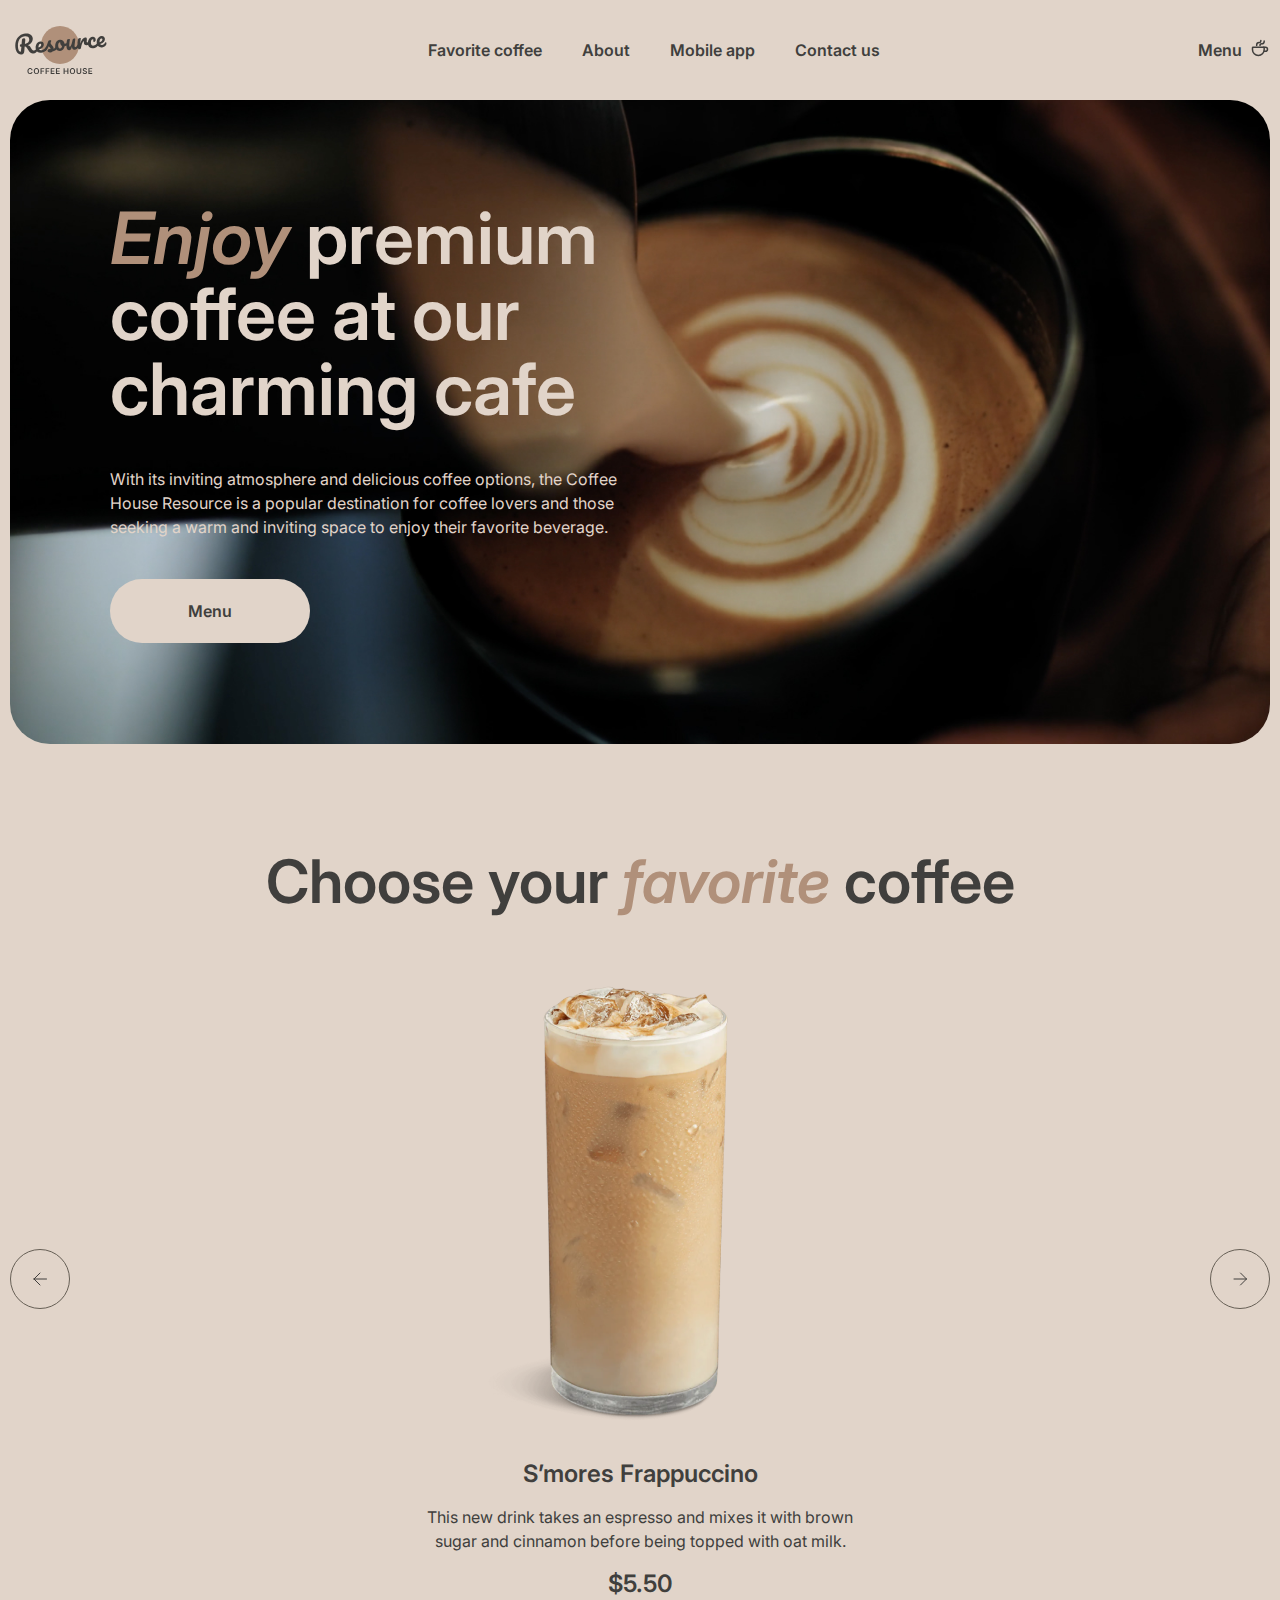
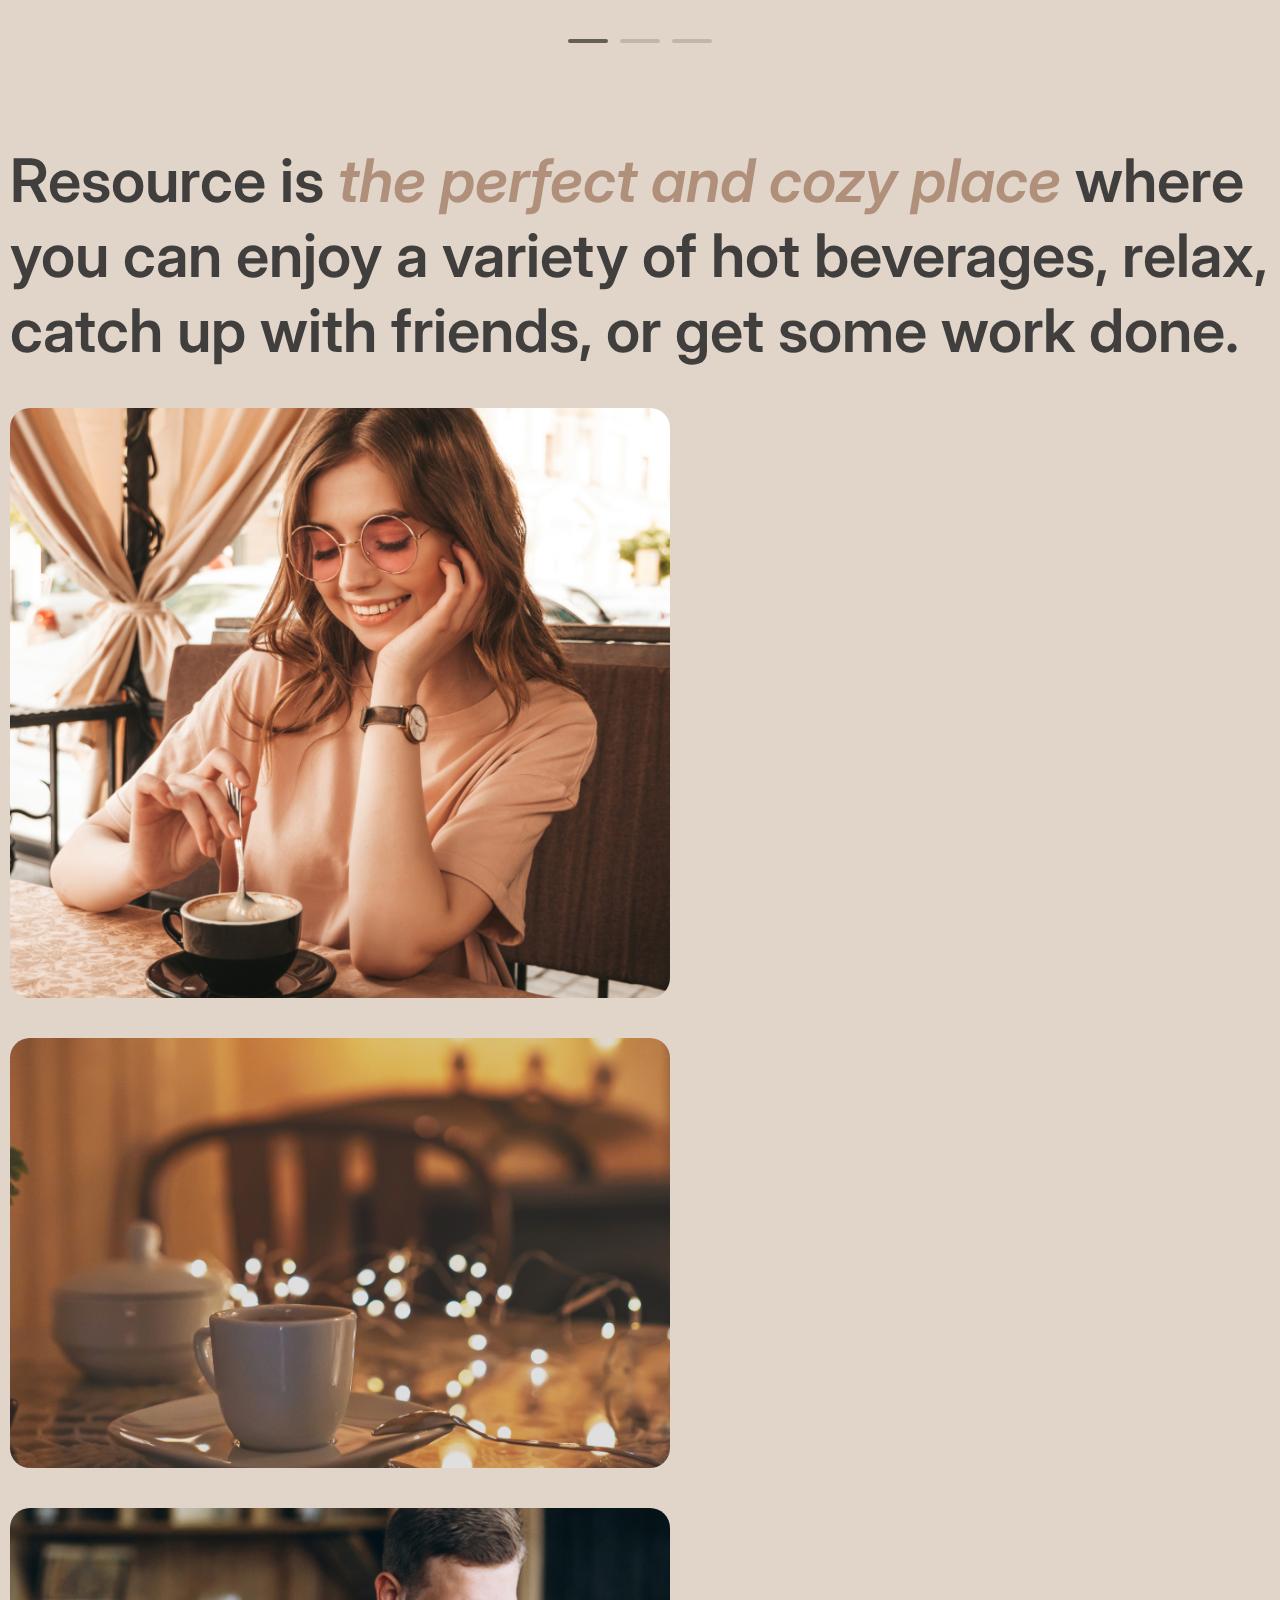
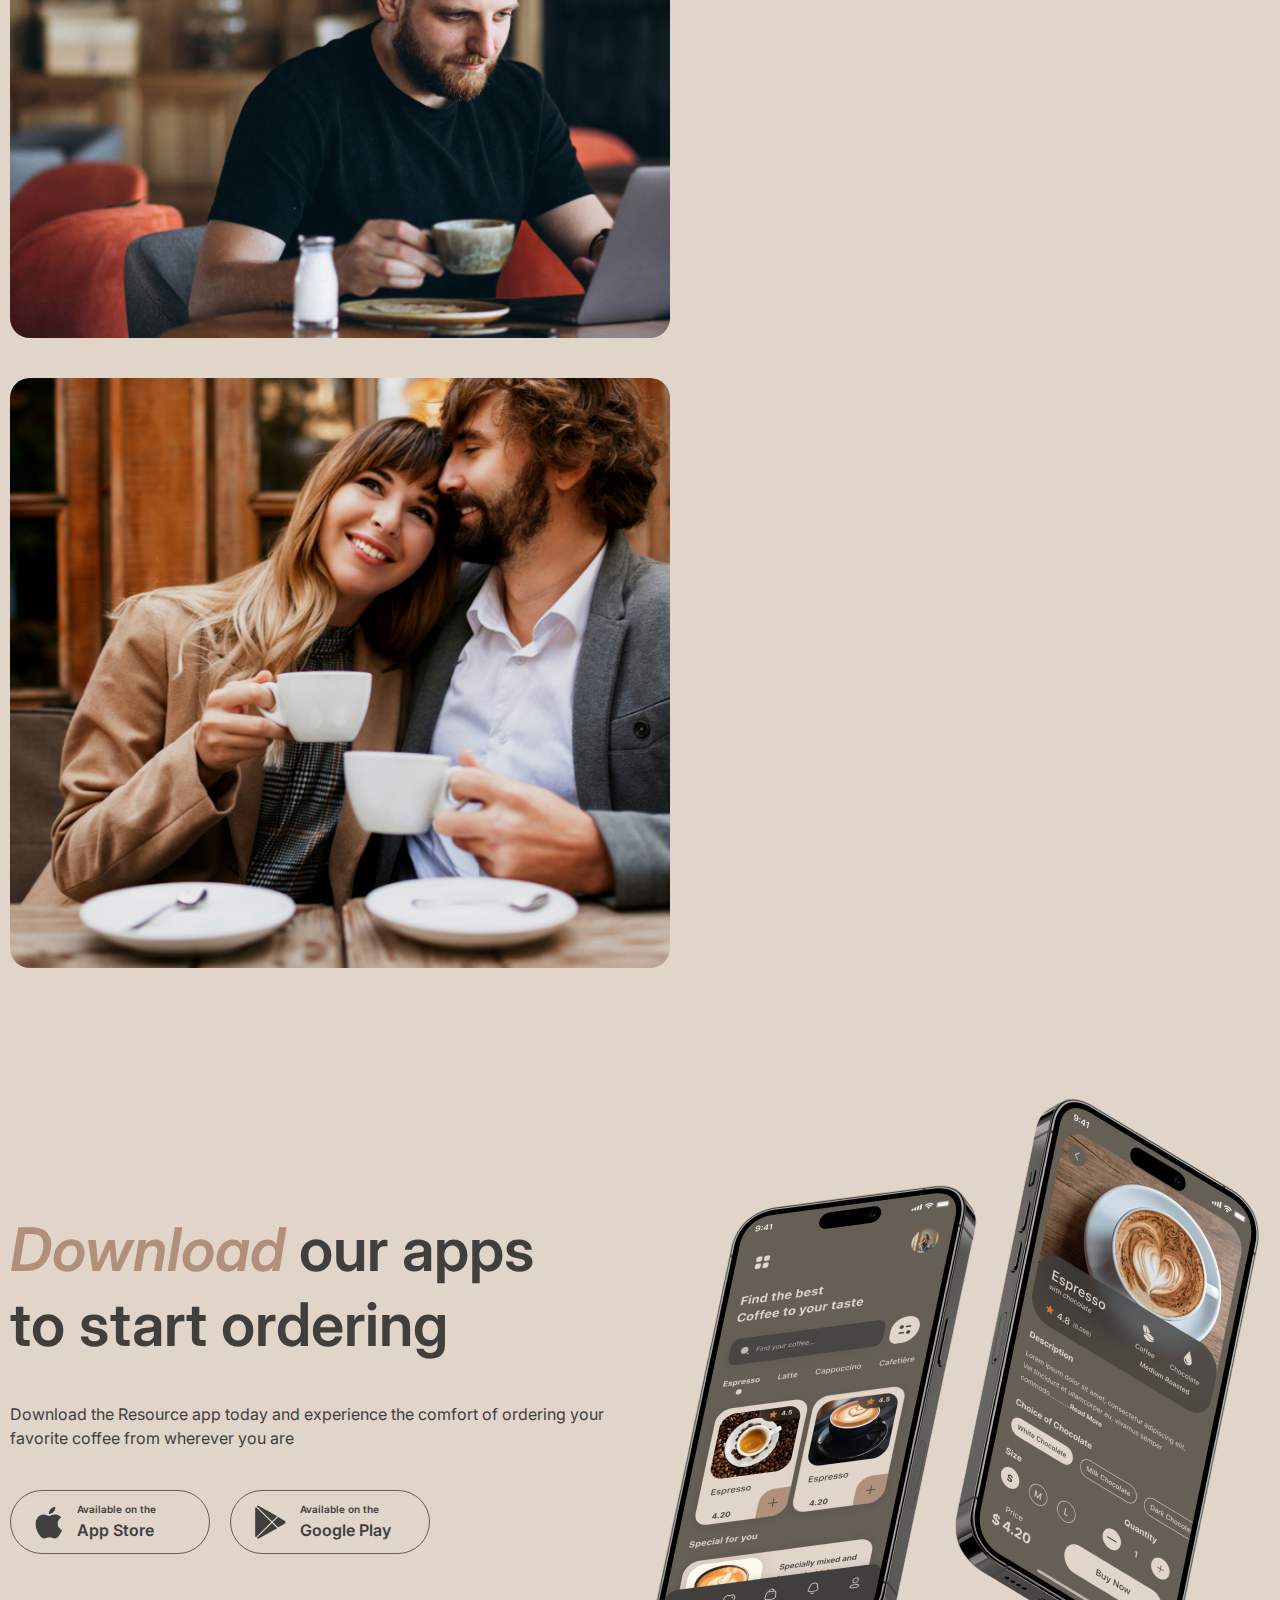
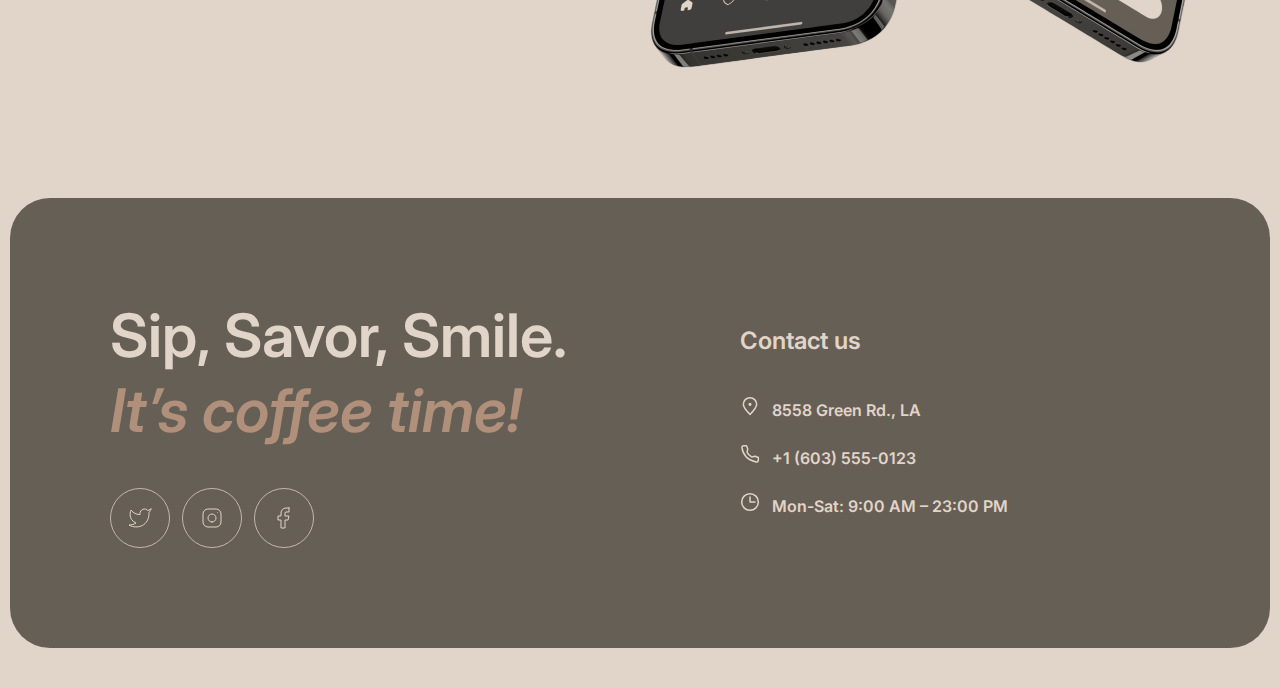
<file: coffee-house/index.html>
<!DOCTYPE html>
<html lang="en">
<head>
   <meta charset="UTF-8">
   <meta name="viewport" content="width=device-width, initial-scale=1.0">
   <title>Coffee House | vriitter</title>
   <link rel="icon" href="./img/favicon-32x32.png">
   <link rel="stylesheet" href="./css/reset.css">
   <link rel="preconnect" href="https://fonts.googleapis.com">
   <link rel="preconnect" href="https://fonts.gstatic.com" crossorigin>
   <link href="https://fonts.googleapis.com/css2?family=Inter:ital,opsz,wght@0,14..32,100..900;1,14..32,100..900&display=swap" rel="stylesheet">
   <link rel="stylesheet" href="./css/style.css">
</head>
<body>
   <header class="header">
      <div class="container">
         <div class="header__inner">
            <a class="header__logo" href="./index.html">
               <img class="header__logo-img" src="./img/icons/logo.svg" alt="Logo">
            </a>
            <nav class="header__nav">
               <ul class="header__menu">
                  <li class="header__menu-item">
                     <a class="header__menu-link" href="#favotite-coffee">Favorite coffee</a>
                  </li>
                  <li class="header__menu-item">
                     <a class="header__menu-link" href="#about">About</a>
                  </li>
                  <li class="header__menu-item">
                     <a class="header__menu-link" href="#mobile">Mobile app</a>
                  </li>
                  <li class="header__menu-item">
                     <a class="header__menu-link" href="#footer">Contact us</a>
                  </li>
               </ul>
            </nav>
            <a class="header__btn" href="./coffee.html">Menu
               <img class="header__btn-icon" src="./img/icons/coffee-cup.svg" alt="Coffee cup">
            </a>
         </div>
      </div>
   </header>

   <section class="hero">
      <div class="container">
         <div class="hero__inner">
            <div class="hero__description">
               <h1 class="hero__title"><span>Enjoy</span> premium coffee at our charming cafe</h1>
               <p class="hero__text">With its inviting atmosphere and delicious coffee options, the Coffee House Resource is a popular destination for coffee lovers and those seeking a warm and inviting space to enjoy their favorite beverage.</p>
               <a class="hero__btn" href="./coffee.html">Menu</a>
            </div>
         </div>
      </div>
   </section>

   <section class="favorite-coffee" id="favotite-coffee">
      <div class="container">
         <h2 class="favorite-coffee__title title-h2">Choose your <span>favorite</span> coffee</h2>
         <div class="slider">
            <article class="slider__card">
                  <img class="slider__img" src="./img/coffee-slider-1.png" alt="coffe frappuccino">
                  <h3 class="slider__title">S’mores Frappuccino</h3>
                  <p class="slider__text">This new drink takes an espresso and mixes it with brown sugar and cinnamon before being topped with oat milk.</p>
                  <p class="slider__price">$5.50</p>
            </article>
            <div class="slider__btn-wrapper">
               <button class="slider__btn">
                  <svg width="14" height="14" viewBox="0 0 14 14" fill="none" xmlns="http://www.w3.org/2000/svg">
                     <path d="M13.5 7H1M1 7L7 1M1 7L7 13" stroke="#403F3D" stroke-linecap="round" stroke-linejoin="round" />
                   </svg>
               </button>
               <button class="slider__btn">
                  <svg width="14" height="14" viewBox="0 0 14 14" fill="none" xmlns="http://www.w3.org/2000/svg">
                     <path d="M1 7H13.5M13.5 7L7.5 1M13.5 7L7.5 13" stroke="#403F3D" stroke-linecap="round" stroke-linejoin="round" />
                   </svg>
               </button>
            </div>
         </div>
         <ul class="slider__controls">
            <li class="slider__control slider__control--active"></li>
            <li class="slider__control"></li>
            <li class="slider__control"></li>
         </ul>
      </div>
   </section>

   <section class="about" id="about">
      <div class="container">
         <h2 class="about__title title-h2">Resource is <span>the perfect and cozy place</span> where you can enjoy a variety of hot beverages, relax, catch up with friends, or get some work done.</h2>
         <div class="about__inner">
            <div class="about__column">
               <div class="about__column-img about__column-img-big"></div>
               <div class="about__column-img about__column-img-small"></div>
            </div>
            <div class="about__column">
               <div class="about__column-img about__column-img-small"></div>
               <div class="about__column-img about__column-img-big"></div>
            </div>
         </div>
      </div>
   </section> 

   <section class="mobile" id="mobile">
      <div class="container">
         <div class="mobile__inner">
            <div class="mobile__description">
               <h2 class="mobile__title title-h2"><span>Download</span> our apps to start ordering</h2>
               <p class="mobile__text">Download the Resource app today and experience the comfort of ordering your favorite coffee from wherever you are</p>
               <div class="mobile__buttons">
                  <button class="mobile__button">
                     <svg width="28" height="33" viewBox="0 0 28 33" fill="none" xmlns="http://www.w3.org/2000/svg">
                        <path d="M22.7073 17.6307C22.6704 13.6324 26.065 11.6872 26.2203 11.5966C24.2977 8.86366 21.3178 8.49026 20.2707 8.46048C17.7679 8.20369 15.3403 9.92062 14.0654 9.92062C12.765 9.92062 10.8017 8.48529 8.68579 8.52747C5.96293 8.56841 3.41566 10.1055 2.0186 12.4923C-0.864579 17.359 1.28572 24.5108 4.04802 28.4446C5.42981 30.3712 7.04444 32.5223 9.15784 32.4466C11.2254 32.3635 11.9978 31.1614 14.4929 31.1614C16.9651 31.1614 17.6903 32.4466 19.8457 32.3983C22.0647 32.3635 23.4618 30.463 24.7952 28.519C26.392 26.3108 27.0333 24.1362 27.0588 24.0245C27.0066 24.0071 22.7493 22.4229 22.7073 17.6307Z" fill="#403F3D" />
                        <path d="M18.6357 5.87268C19.7477 4.51675 20.5086 2.67205 20.2974 0.800049C18.6879 0.86952 16.675 1.88554 15.5159 3.21169C14.4903 4.38029 13.5742 6.29571 13.8109 8.097C15.6189 8.2285 17.4753 7.20752 18.6357 5.87268Z" fill="#403F3D" />
                      </svg>
                     <p class="mobile__button-text">
                        <span class="mobile__button-subtitle">Available on the</span>
                        <span class="mobile__button-title">App Store</span>
                     </p>
                  </button>

                  <button class="mobile__button">
                     <svg width="31" height="34" viewBox="0 0 31 34" fill="none" xmlns="http://www.w3.org/2000/svg">
                        <path d="M0.755796 2.20297C0.393349 2.57289 0.183594 3.14884 0.183594 3.89471V30.4994C0.183594 31.2453 0.393349 31.8212 0.755796 32.1911L0.845252 32.2723L16.1359 17.37V17.0181L0.845252 2.11575L0.755796 2.20297Z" fill="#403F3D" />
                        <path d="M23.0776 22.34L17.9863 17.37V17.0181L23.0837 12.0482L23.1979 12.1128L29.2345 15.4617C30.9573 16.4121 30.9573 17.976 29.2345 18.9324L23.1979 22.2753L23.0776 22.34Z" fill="#403F3D" />
                        <path d="M22.2733 23.2007L17.0617 18.1195L1.68164 33.1166C2.25384 33.7031 3.18695 33.7737 4.24807 33.1873L22.2733 23.2007Z" fill="#403F3D" />
                        <path d="M22.2733 11.1876L4.24807 1.20103C3.18695 0.620579 2.25384 0.691254 1.68164 1.27772L17.0617 16.2688L22.2733 11.1876Z" fill="#403F3D" />
                      </svg>
                     <p class="mobile__button-text">
                        <span class="mobile__button-subtitle">Available on the</span>
                        <span class="mobile__button-title">Google Play</span>
                     </p>
                  </button>
               </div>
            </div>
            <img class="mobile__img" src="./img/mobile-screens.png" alt="mobile">
         </div>
      </div>
   </section>

   <footer class="footer" id="footer">
      <div class="container">
         <div class="footer__inner">
            <div class="footer__description">
               <h2 class="footer__title title-h2">Sip, Savor, Smile. <span>It’s coffee time!</span></h2>
               <ul class="footer__social-list">
                  <li class="footer__social-item">
                     <a class="footer__social-link" href="">
                        <svg width="24" height="24" viewBox="0 0 24 24" fill="none" xmlns="http://www.w3.org/2000/svg">
                           <path d="M23 3.01006C23 3.01006 20.9821 4.20217 19.86 4.54006C19.2577 3.84757 18.4573 3.35675 17.567 3.13398C16.6767 2.91122 15.7395 2.96725 14.8821 3.29451C14.0247 3.62177 13.2884 4.20446 12.773 4.96377C12.2575 5.72309 11.9877 6.62239 12 7.54006V8.54006C10.2426 8.58562 8.50127 8.19587 6.93101 7.4055C5.36074 6.61513 4.01032 5.44869 3 4.01006C3 4.01006 -1 13.0101 8 17.0101C5.94053 18.408 3.48716 19.109 1 19.0101C10 24.0101 21 19.0101 21 7.51006C20.9991 7.23151 20.9723 6.95365 20.92 6.68006C21.9406 5.67355 23 3.01006 23 3.01006Z" stroke="#E1D4C9" stroke-linecap="round" stroke-linejoin="round" />
                        </svg>
                     </a>
                  </li>
                  <li class="footer__social-item">
                     <a class="footer__social-link" href="">
                        <svg width="24" height="24" viewBox="0 0 24 24" fill="none" xmlns="http://www.w3.org/2000/svg">
                           <path d="M12 16C14.2091 16 16 14.2091 16 12C16 9.79086 14.2091 8 12 8C9.79086 8 8 9.79086 8 12C8 14.2091 9.79086 16 12 16Z" stroke="#E1D4C9" stroke-linecap="round" stroke-linejoin="round" />
                           <path d="M3 16V8C3 5.23858 5.23858 3 8 3H16C18.7614 3 21 5.23858 21 8V16C21 18.7614 18.7614 21 16 21H8C5.23858 21 3 18.7614 3 16Z" stroke="#E1D4C9" />
                           <path d="M17.5 6.51L17.51 6.49889" stroke="#E1D4C9" stroke-linecap="round" stroke-linejoin="round" />
                        </svg>
                     </a>
                  </li>
                  <li class="footer__social-item">
                     <a class="footer__social-link" href="">
                        <svg width="24" height="24" viewBox="0 0 24 24" fill="none" xmlns="http://www.w3.org/2000/svg">
                           <path d="M17 2H14C12.6739 2 11.4021 2.52678 10.4645 3.46447C9.52678 4.40215 9 5.67392 9 7V10H6V14H9V22H13V14H16L17 10H13V7C13 6.73478 13.1054 6.48043 13.2929 6.29289C13.4804 6.10536 13.7348 6 14 6H17V2Z" stroke="#E1D4C9" stroke-linecap="round" stroke-linejoin="round" />
                        </svg>
                     </a>
                  </li>
               </ul>
            </div>
            <div class="footer__contacts">
               <h3 class="footer__contacts-title">Contact us</h3>
               <ul class="footer__contacts-list">
                  <li class="footer__contacts-item">
                     <a class="footer__contacts-link" href="https://maps.app.goo.gl/MDiqfzXum41AzJMK7" target="_blank">
                        <img class="footer__contacts-icon" src="./img/icons/pin-alt.svg" alt="pin">
                        <p class="footer__contacts-text">8558 Green Rd.,  LA</p>
                     </a>
                  </li>
                  <li class="footer__contacts-item">
                     <a class="footer__contacts-link" href="tel:+16035550123">
                        <img class="footer__contacts-icon" src="./img/icons/phone.svg" alt="phone">
                        <p class="footer__contacts-text">+1 (603) 555-0123</p>
                     </a>
                  </li>
                  <li class="footer__contacts-item">
                     <a class="footer__contacts-link" href="">
                        <img class="footer__contacts-icon" src="./img/icons/clock.svg" alt="clock">
                        <p class="footer__contacts-text">Mon-Sat: 9:00 AM – 23:00 PM</p>
                     </a>
                  </li>
               </ul>
            </div>
         </div>
      </div>
   </footer>
</body>
</html>
</file>
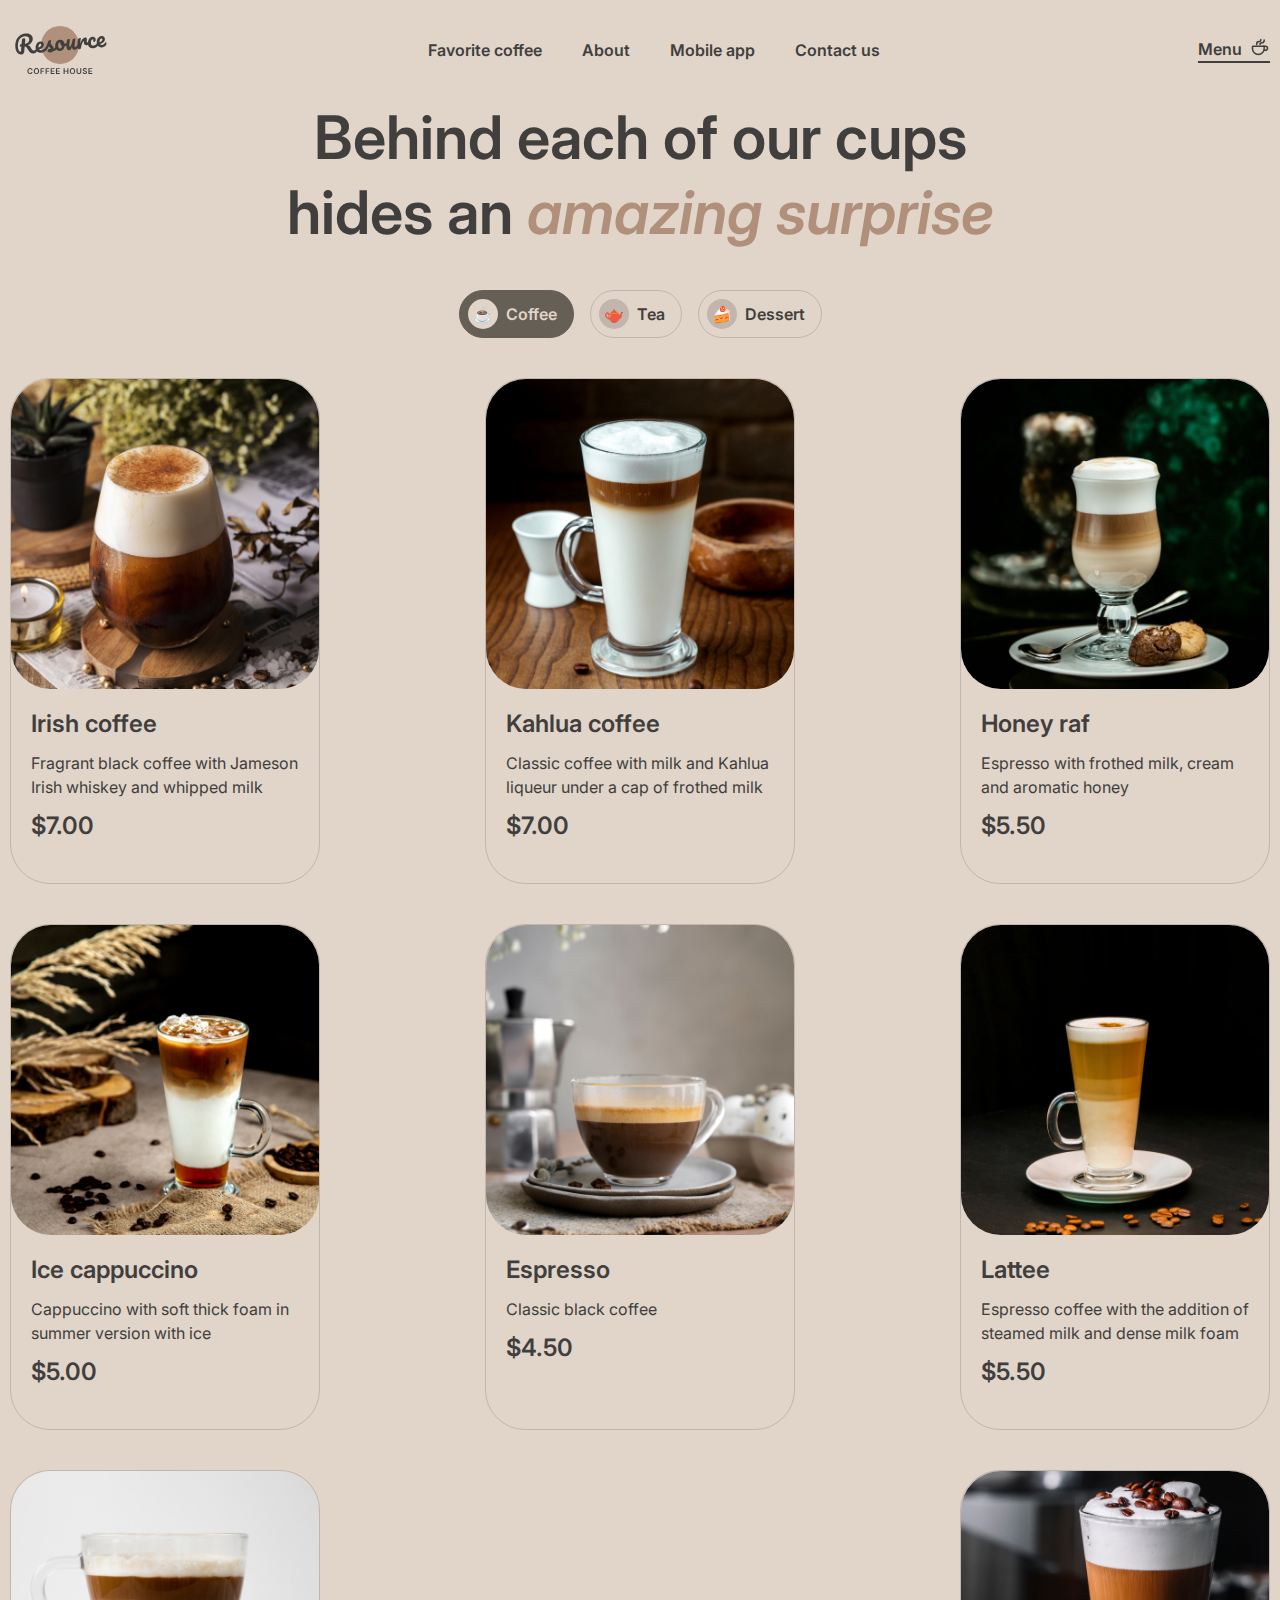
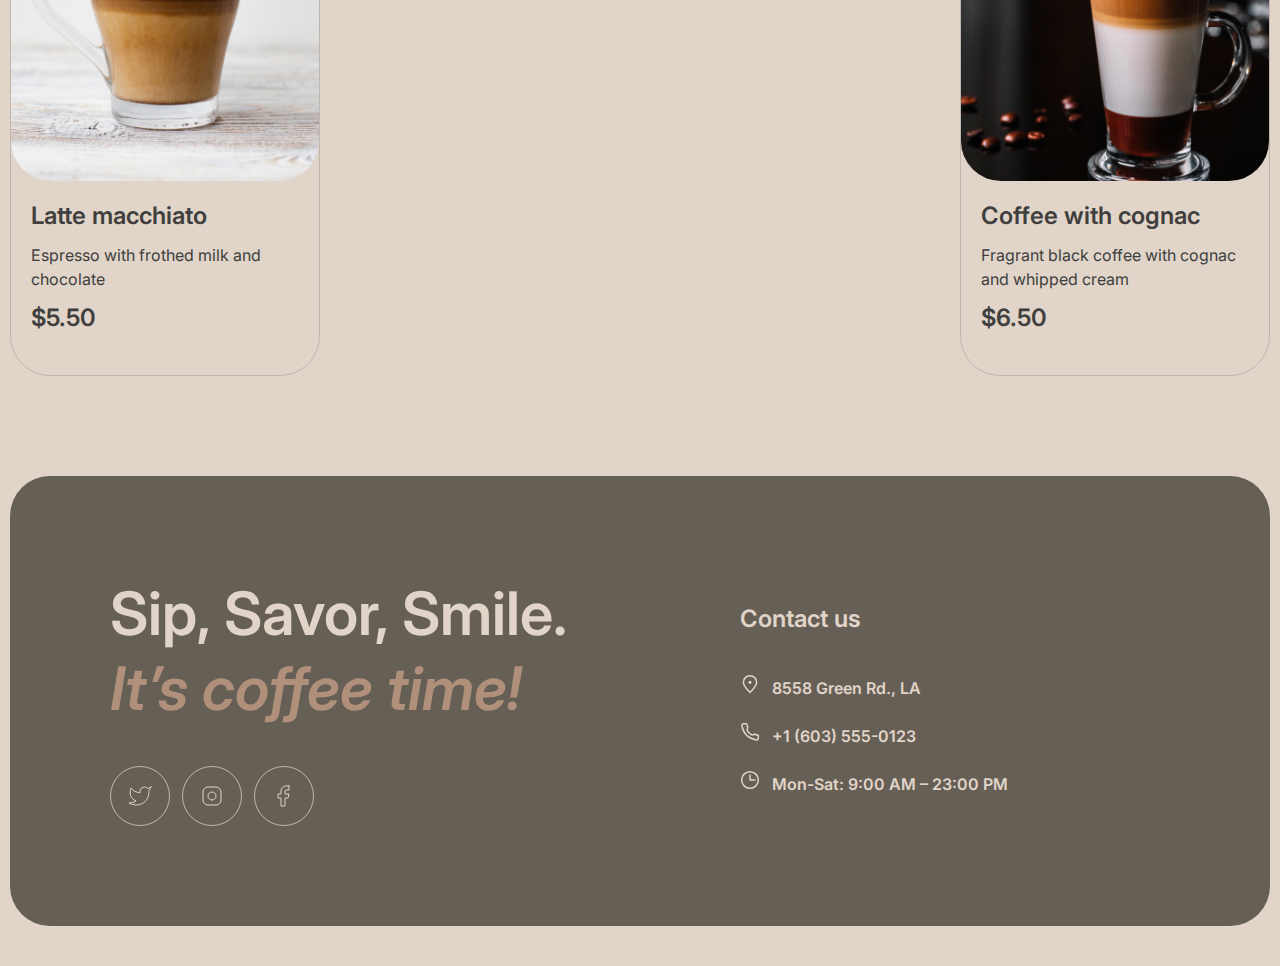
<file: coffee-house/coffee.html>
<!DOCTYPE html>
<html lang="en">
<head>
   <meta charset="UTF-8">
   <meta name="viewport" content="width=device-width, initial-scale=1.0">
   <title>Coffee House | vriitter</title>
   <link rel="icon" href="./img/favicon-32x32.png">
   <link rel="stylesheet" href="./css/reset.css">
   <link rel="preconnect" href="https://fonts.googleapis.com">
   <link rel="preconnect" href="https://fonts.gstatic.com" crossorigin>
   <link href="https://fonts.googleapis.com/css2?family=Inter:ital,opsz,wght@0,14..32,100..900;1,14..32,100..900&display=swap" rel="stylesheet">
   <link rel="stylesheet" href="./css/style.css">
</head>
<body>
   <header class="header">
      <div class="container">
         <div class="header__inner">
            <a class="header__logo" href="./index.html">
               <img class="header__logo-img" src="./img/icons/logo.svg" alt="Logo">
            </a>
            <nav class="header__nav">
               <ul class="header__menu">
                  <li class="header__menu-item">
                     <a class="header__menu-link" href="./index.html#favotite-coffee">Favorite coffee</a>
                  </li>
                  <li class="header__menu-item">
                     <a class="header__menu-link" href="./index.html#about">About</a>
                  </li>
                  <li class="header__menu-item">
                     <a class="header__menu-link" href="./index.html#mobile">Mobile app</a>
                  </li>
                  <li class="header__menu-item">
                     <a class="header__menu-link" href="#footer">Contact us</a>
                  </li>
               </ul>
            </nav>
            <a class="header__btn header__btn--active" href="#"> Menu
               <img class="header__btn-icon" src="./img/icons/coffee-cup.svg" alt="Coffee cup">
            </a>
         </div>
      </div>
   </header>

   <section class="drinks">
      <div class="container">
         <h1 class="drinks__title title-h2">Behind each of our cups hides an <span>amazing surprise</span></h1>
         <ul class="drinks__menu">
            <li class="drinks__item">
               <a class="drinks__link drinks__link--active" href="">
                  <p class="drinks__link-icon drinks__link-icon--active">☕</p>
                  <p class="drinks__link-text">Coffee</p>
               </a>
            </li>
            <li class="drinks__item">
               <a class="drinks__link" href="">
                  <p class="drinks__link-icon">🫖</p>
                  <p class="drinks__link-text">Tea</p>
               </a>
            </li>
            <li class="drinks__item">
               <a class="drinks__link" href="">
                  <p class="drinks__link-icon">🍰</p>
                  <p class="drinks__link-text">Dessert</p>
               </a>
            </li>
         </ul>
      </div>
   </section>

   <section class="cards">
      <div class="container">
         <div class="cards__inner">
            <article class="card">
               <img class="card__img" src="./img/coffee-1.jpg" alt="coffee">
               <div class="cards__description">
                  <h3 class="card__title">Irish coffee</h3>
                  <p class="card__text">Fragrant black coffee with Jameson Irish whiskey and whipped milk</p>
                  <p class="card__price">$7.00</p>
               </div>
            </article>
            <article class="card">
               <img class="card__img" src="./img/coffee-2.jpg" alt="coffee">
               <div class="cards__description">
                  <h3 class="card__title">Kahlua coffee</h3>
                  <p class="card__text">Classic coffee with milk and Kahlua liqueur under a cap of frothed milk</p>
                  <p class="card__price">$7.00</p>
               </div>
            </article>
            <article class="card">
               <img class="card__img" src="./img/coffee-3.jpg" alt="coffee">
               <div class="cards__description">
                  <h3 class="card__title">Honey raf</h3>
                  <p class="card__text">Espresso with frothed milk, cream and aromatic honey</p>
                  <p class="card__price">$5.50</p>
               </div>
            </article>
            <article class="card">
               <img class="card__img" src="./img/coffee-4.jpg" alt="coffee">
               <div class="cards__description">
                  <h3 class="card__title">Ice cappuccino</h3>
                  <p class="card__text">Cappuccino with soft thick foam in summer version with ice</p>
                  <p class="card__price">$5.00</p>
               </div>
            </article>
            <article class="card">
               <img class="card__img" src="./img/coffee-5.jpg" alt="coffee">
               <div class="cards__description">
                  <h3 class="card__title">Espresso</h3>
                  <p class="card__text">Classic black coffee</p>
                  <p class="card__price">$4.50</p>
               </div>
            </article>
            <article class="card">
               <img class="card__img" src="./img/coffee-6.jpg" alt="coffee">
               <div class="cards__description">
                  <h3 class="card__title">Lattee</h3>
                  <p class="card__text">Espresso coffee with the addition of steamed milk and dense milk foam</p>
                  <p class="card__price">$5.50</p>
               </div>
            </article>
            <article class="card">
               <img class="card__img" src="./img/coffee-7.jpg" alt="coffee">
               <div class="cards__description">
                  <h3 class="card__title">Latte macchiato</h3>
                  <p class="card__text">Espresso with frothed milk and chocolate</p>
                  <p class="card__price">$5.50</p>
               </div>
            </article>
            <article class="card">
               <img class="card__img" src="./img/coffee-8.jpg" alt="coffee">
               <div class="cards__description">
                  <h3 class="card__title">Coffee with cognac</h3>
                  <p class="card__text">Fragrant black coffee with cognac and whipped cream</p>
                  <p class="card__price">$6.50</p>
               </div>
            </article>
         </div>
      </div>
   </section>


   <footer class="footer" id="footer">
      <div class="container">
         <div class="footer__inner">
            <div class="footer__description">
               <h2 class="footer__title title-h2">Sip, Savor, Smile. <span>It’s coffee time!</span></h2>
               <ul class="footer__social-list">
                  <li class="footer__social-item">
                     <a class="footer__social-link" href="">
                        <svg width="24" height="24" viewBox="0 0 24 24" fill="none" xmlns="http://www.w3.org/2000/svg">
                           <path d="M23 3.01006C23 3.01006 20.9821 4.20217 19.86 4.54006C19.2577 3.84757 18.4573 3.35675 17.567 3.13398C16.6767 2.91122 15.7395 2.96725 14.8821 3.29451C14.0247 3.62177 13.2884 4.20446 12.773 4.96377C12.2575 5.72309 11.9877 6.62239 12 7.54006V8.54006C10.2426 8.58562 8.50127 8.19587 6.93101 7.4055C5.36074 6.61513 4.01032 5.44869 3 4.01006C3 4.01006 -1 13.0101 8 17.0101C5.94053 18.408 3.48716 19.109 1 19.0101C10 24.0101 21 19.0101 21 7.51006C20.9991 7.23151 20.9723 6.95365 20.92 6.68006C21.9406 5.67355 23 3.01006 23 3.01006Z" stroke="#E1D4C9" stroke-linecap="round" stroke-linejoin="round" />
                        </svg>
                     </a>
                  </li>
                  <li class="footer__social-item">
                     <a class="footer__social-link" href="">
                        <svg width="24" height="24" viewBox="0 0 24 24" fill="none" xmlns="http://www.w3.org/2000/svg">
                           <path d="M12 16C14.2091 16 16 14.2091 16 12C16 9.79086 14.2091 8 12 8C9.79086 8 8 9.79086 8 12C8 14.2091 9.79086 16 12 16Z" stroke="#E1D4C9" stroke-linecap="round" stroke-linejoin="round" />
                           <path d="M3 16V8C3 5.23858 5.23858 3 8 3H16C18.7614 3 21 5.23858 21 8V16C21 18.7614 18.7614 21 16 21H8C5.23858 21 3 18.7614 3 16Z" stroke="#E1D4C9" />
                           <path d="M17.5 6.51L17.51 6.49889" stroke="#E1D4C9" stroke-linecap="round" stroke-linejoin="round" />
                        </svg>
                     </a>
                  </li>
                  <li class="footer__social-item">
                     <a class="footer__social-link" href="">
                        <svg width="24" height="24" viewBox="0 0 24 24" fill="none" xmlns="http://www.w3.org/2000/svg">
                           <path d="M17 2H14C12.6739 2 11.4021 2.52678 10.4645 3.46447C9.52678 4.40215 9 5.67392 9 7V10H6V14H9V22H13V14H16L17 10H13V7C13 6.73478 13.1054 6.48043 13.2929 6.29289C13.4804 6.10536 13.7348 6 14 6H17V2Z" stroke="#E1D4C9" stroke-linecap="round" stroke-linejoin="round" />
                        </svg>
                     </a>
                  </li>
               </ul>
            </div>
            <div class="footer__contacts">
               <h3 class="footer__contacts-title">Contact us</h3>
               <ul class="footer__contacts-list">
                  <li class="footer__contacts-item">
                     <a class="footer__contacts-link" href="https://maps.app.goo.gl/MDiqfzXum41AzJMK7" target="_blank">
                        <img class="footer__contacts-icon" src="./img/icons/pin-alt.svg" alt="pin">
                        <p class="footer__contacts-text">8558 Green Rd.,  LA</p>
                     </a>
                  </li>
                  <li class="footer__contacts-item">
                     <a class="footer__contacts-link" href="tel:+16035550123">
                        <img class="footer__contacts-icon" src="./img/icons/phone.svg" alt="phone">
                        <p class="footer__contacts-text">+1 (603) 555-0123</p>
                     </a>
                  </li>
                  <li class="footer__contacts-item">
                     <a class="footer__contacts-link" href="">
                        <img class="footer__contacts-icon" src="./img/icons/clock.svg" alt="clock">
                        <p class="footer__contacts-text">Mon-Sat: 9:00 AM – 23:00 PM</p>
                     </a>
                  </li>
               </ul>
            </div>
         </div>
      </div>
   </footer>
</body>
</html>
</file>
<file: coffee-house/css/style.css>
*,
*::before,
*::after {
   box-sizing: border-box;
   scroll-behavior: smooth;
}

a {
   display: block;
   color: inherit;
   text-decoration: none;
}

img {
   display: block;
}

body {
   font-family: "Inter", sans-serif;
   font-size: 16px;
   font-weight: 400;
   line-height: 150%;
   color: #403F3D;
   background-color: #E1D4C9;
}

.container {
   max-width: 1380px;
   padding: 0 10px;
   margin: 0 auto;
}

section {
   margin-bottom: 100px;
}

.title-h2 {
   margin-bottom: 40px;
   font-weight: 600;
   font-size: 60px;
   line-height: 125%;
}

.title-h2 span {
   font-weight: 600;
   font-style: italic;
   color: #b0907a;
}

/* Header */

.header {
   margin: 20px 0;
   font-weight: 600;
}

.header__inner {
   display: flex;
   align-items: center;
   justify-content: space-between;
}

.header__menu {
   display: flex;
   gap: 40px;
}

.header__menu-item:hover {
   text-decoration: underline;
   text-underline-offset: 4px;
   text-decoration-thickness: 2px;
   text-underline-position: under;
}

.header__btn {
   display: flex;
   gap: 8px;
   align-items: start;
}

.header__btn:hover {
   border-bottom: 2px solid #403F3D;
}

.header__btn--active {
   border-bottom: 2px solid #403F3D;
   pointer-events: none;
}


/* Hero */

.hero__inner {
   height: 644px;
   border-radius: 40px;
   color: #e1d4c9;
   background: url(../img/img-hero.jpg) center/ cover;
}

.hero__description {
   width: 650px;
   padding-top: 100px;
   padding-left: 100px;
}

.hero__title {
   margin-bottom: 40px;
   font-weight: 600;
   font-size: 72px;
   line-height: 105%;
}

.hero__title span {
   font-style: italic;
   color: #b0907a;
}

.hero__text {
   margin-bottom: 40px;
}

.hero__btn {
   position: relative;
   width: 200px;
   height: 64px;
   border: none;
   border-radius: 100px;
   text-align: center;
   font-family: "Inter", sans-serif;
   font-size: 16px;
   font-weight: 600;
   line-height: 64px;
   color: #403f3d;
   background-color: #e1d4c9;
} 

.hero__btn::after {
   position: absolute;
   top: 21px;
   left: 126px;
   content: '';
   width: 20px;
   height: 20px;
   background: url(../img/icons/coffee-cup.svg);
   opacity: 0;
   transition: opacity 0.3s ease-in-out; 
}

.hero__btn:hover::after {
   opacity: 1; 
}

/* Favorite-coffee */

.favorite-coffee {
   text-align: center;
}

.slider {
   position: relative;
   display: flex;
   align-items: center;
   justify-content: center;
   margin-bottom: 40px;
}

.slider__card {
   width: 450px;
   display: flex;
   flex-direction: column;
   align-items: center;
}

.slider__img {
   margin-bottom: 20px;
}

.slider__title,
.slider__price {
   margin-bottom: 16px;
   font-weight: 600;
   font-size: 24px;
   line-height: 125%;
}

.slider__text {
   margin-bottom: 16px;
}

.slider__price {
   margin-bottom: 0px;
}

.slider__btn-wrapper {
   width: 100%;
   position: absolute;
   display: flex;
   justify-content: space-between;
}

.slider__btn {
   width: 60px;
   height: 60px;
   display: flex;
   align-items: center;
   justify-content: center;
   border: 1px solid #665F55;
   border-radius: 100px;
   background-color: transparent;
}

.slider__btn:hover {
   background-color: #665f55;
   transition: all 0.5s;
}

.slider__btn:hover svg path {
   stroke: #e1d4c9;
   transition: all 0.5s;
}

.slider__controls {
   display: flex;
   justify-content: center;
   gap: 12px;
}

.slider__control {
   width: 40px;
   height: 4px;
   border-radius: 100px;
   background-color: #c1b6ad;
}

.slider__control--active {
   background-color: #665F55;
}

/* About */

.about__inner {
   display: flex;
   gap: 40px;
   flex-wrap: wrap;
}

.about__column {
   width: 660px;
}

.about__column-img {
   border-radius: 20px;
}

.about__column-img-big {
   height: 590px;
}

.about__column-img-small {
   height: 430px;
}

.about__column-img:first-child {
   background: url(../img/about-1.jpg) center/ cover no-repeat;
   margin-bottom: 40px;
}

.about__column-img:last-child{
   background: url(../img/about-2.jpg) center/ cover no-repeat;
}

.about__column:last-child .about__column-img:first-child{
   background: url(../img/about-3.jpg) center/ cover no-repeat;
   margin-bottom: 40px;
}

.about__column:last-child .about__column-img:last-child{
   background: url(../img/about-4.jpg) center/ cover no-repeat;
} 

/* Mobile */

.mobile__inner {
   display: flex;
   align-items: center;
   justify-content: space-between;
}

.mobile__description {
   width: 630px;
}

.mobile__title {
   width: 590px;
}

.mobile__text {
   margin-bottom: 40px;
}

.mobile__buttons {
   display: flex;
   gap: 20px;
}

.mobile__button {
   display: flex;
   align-items: center;
   gap: 14px;
   width: 200px;
   height: 64px;
   padding-left: 24px;
   border: 1px solid #665F55;
   border-radius: 100px;
   font-family: "Inter", sans-serif;
   font-weight: 600;
   font-size: 10px;
   line-height: 140%;
   color: #403f3d;
   background-color: transparent;
   cursor: pointer;
}

.mobile__button:hover {
   color: #e1d4c9;
   background-color: #665f55;
   transition: all 0.5s;
}

.mobile__button:hover svg path{
   fill: #e1d4c9;
   transition: all 0.5s;
}

.mobile__button-text {
   display: flex;
   flex-direction: column;
   gap: 2px;
   text-align: left;
}

.mobile__button-title {
   font-size: 16px;
   line-height: 150%;
}

/* Footer */ 

.footer {
   margin-bottom: 40px;
}

.footer__inner {
   display: flex;
   align-items: center;
   gap: 100px;
   height: 450px;
   padding: 100px;
   border-radius: 40px;
   color: #e1d4c9;
   background-color: #665F55;
}

.footer__description {
   width: 530px;
}

.footer__social-list {
   display: flex;
   gap: 12px;
}

.footer__social-link {
   display: flex;
   align-items: center;
   justify-content: center;
   width: 60px;
   height: 60px;
   border: 1px solid #c1b6ad;
   border-radius: 100px;
}

.footer__social-link:hover {
   background-color: #e1d4c9;
   transition: all 0.5s;
}

.footer__social-link:hover svg path{
   stroke: #403f3d;
   transition: all 0.5s;
}

.footer__contacts-title {
   margin-bottom: 40px;
   font-weight: 600;
   font-size: 24px;
   line-height: 125%;
}

.footer__contacts-item + .footer__contacts-item {
   margin-top: 20px;
}

.footer__contacts-link {
   display: inline-block;
   font-weight: 600;
   border-bottom: 2px solid transparent;
}

.footer__contacts-icon,
.footer__contacts-text {
   display: inline-block;
}

.footer__contacts-icon {
   margin-right: 8px;
}

.footer__contacts-link:hover {
   border-bottom-color: #e1d4c9;
}


/* COFFEE PAGE */

.drinks {
   margin-bottom: 0;
}

.drinks__title {
   width: 800px;
   margin: 0 auto 40px;
   text-align: center;
}

.drinks__menu {
   display: flex;
   gap: 16px;
   justify-content: center;
   margin-bottom: 40px;
   font-weight: 600;
}

.drinks__link {
   display: flex;
   align-items: center;
   gap: 8px;
   padding: 8px 16px 8px 8px;
   border-radius: 100px;
   border: 1px solid #c1b6ad;
}

.drinks__link--active {
   border: 1px solid #665F55;
   color: #e1d4c9;
   background-color: #665F55;
   pointer-events: none;
}

.drinks__link-icon {
   display: flex;
   align-items: center;
   justify-content: center;
   width: 30px;
   height: 30px;
   border-radius: 100px;
   background-color: #c1b6ad;
}

.drinks__link-icon--active {
   background-color: #e1d4c9;
}

/* Cards */

.cards__inner {
   display: flex;
   flex-wrap: wrap;
   justify-content: space-between;
   gap: 40px;
}

.card {
   position: relative;
   width: 310px;
   height: 506px;
   border: 1px solid #c1b6ad;
   border-radius: 40px;
}

.card__img {   
   width: 100%;   
   height: 310px;
   border-radius: 40px;
}

.cards__description {
   padding: 20px;
}

.card__title,
.card__price {
   margin-bottom: 12px;
   font-weight: 600;
   font-size: 24px;
   line-height: 125%;
}

.card__text {
   margin-bottom: 12px;
}

.card__price {
   margin-bottom: 0;
}
</file>
